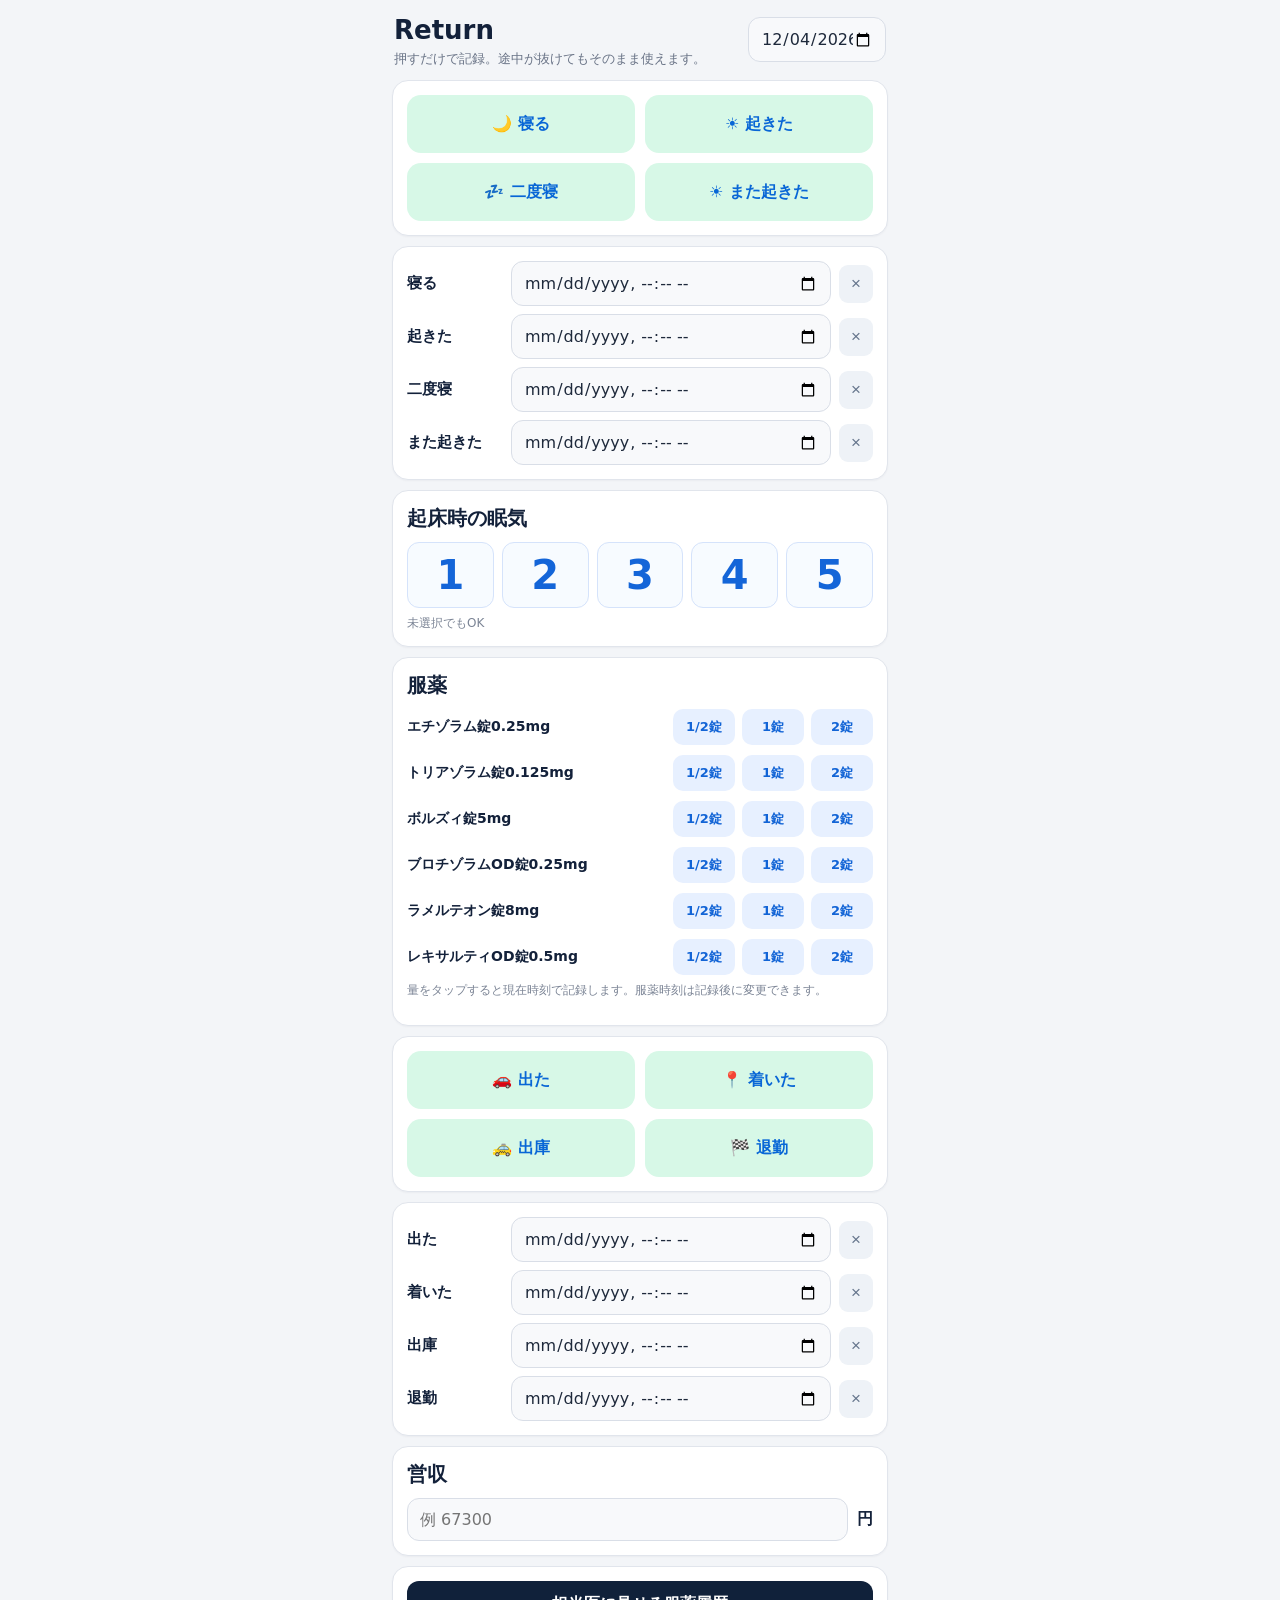
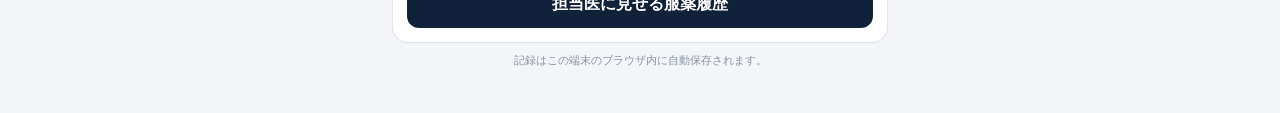
<file: index.html>
<!doctype html>
<html lang="ja">
<head>
<meta charset="utf-8">
<meta name="viewport" content="width=device-width,initial-scale=1,viewport-fit=cover">
<meta name="theme-color" content="#10213a">
<title>Return</title>
<link rel="manifest" href="manifest.webmanifest">
<style>
:root{font-family:system-ui,-apple-system,BlinkMacSystemFont,"Segoe UI",sans-serif;color:#13213a;background:#f3f5f8}*{box-sizing:border-box}body{margin:0;background:#f3f5f8}.app{max-width:520px;margin:auto;padding:14px 12px 34px}.head{display:flex;justify-content:space-between;gap:12px;align-items:flex-start;margin:3px 2px 12px}.head h1{font-size:26px;line-height:1;margin:0 0 7px}.sub{margin:0;color:#697386;font-size:13px}.datebox{width:138px;flex:0 0 auto}.field,.datebox input,.time-input,.med-time{width:100%;border:1px solid #d9dee7;background:#f8f9fb;border-radius:12px;padding:11px 12px;font:inherit;color:#1e293b}.card{background:#fff;border:1px solid #e1e5ec;border-radius:16px;padding:14px;margin:10px 0;box-shadow:0 1px 2px #0f172a0a}.actions{display:grid;grid-template-columns:1fr 1fr;gap:10px}.action{border:0;border-radius:14px;min-height:58px;padding:12px;font:inherit;font-weight:800;background:#d7f8e7;color:#0866d6}.action.done{background:#c7f2dc;color:#065f46}.section-title{font-size:20px;font-weight:800;margin:0 0 10px}.rows{display:grid;gap:8px}.row{display:grid;grid-template-columns:96px 1fr 34px;gap:8px;align-items:center}.label{font-weight:800;font-size:15px}.clear{border:0;background:#eef2f7;border-radius:9px;min-height:38px;font-size:17px;color:#64748b}.sleep-total{margin-top:10px;background:#f5f7fa;border-radius:12px;padding:11px 12px;font-weight:800}.sleepiness{display:grid;grid-template-columns:repeat(5,1fr);gap:8px}.sleepiness button{border:1px solid #d5e3fb;background:#f7fbff;border-radius:12px;min-height:66px;padding:6px 0;font-family:inherit;font-size:40px;line-height:1;font-weight:900;color:#1465d8}.sleepiness .selected{background:#cfe1ff;border-color:#8fb8ff}.hint{color:#7b8495;font-size:12px;margin-top:7px}.med-list{display:grid;gap:10px}.med-row{display:grid;grid-template-columns:1fr 62px 62px 62px;gap:7px;align-items:center}.med-name{font-weight:750;font-size:14px;line-height:1.25}.dose{border:0;background:#e7f0ff;color:#1264d6;border-radius:10px;padding:9px 4px;font:inherit;font-weight:800;font-size:13px}.med-log{display:grid;gap:8px;margin-top:12px}.med-item{background:#f7f8fa;border-radius:12px;padding:9px}.med-top{display:grid;grid-template-columns:1fr auto;gap:8px;align-items:center}.med-title{font-weight:750;font-size:13px}.delete{border:0;background:#eef2f7;border-radius:9px;padding:7px 9px;color:#64748b}.work-actions{display:grid;grid-template-columns:1fr 1fr;gap:10px}.revenue{display:grid;grid-template-columns:1fr auto;gap:9px;align-items:center}.history{display:block;text-decoration:none;text-align:center;background:#10213a;color:#fff;border-radius:12px;padding:13px;font-weight:800}.footer{font-size:11px;color:#8a93a2;text-align:center;margin-top:10px}@media(max-width:390px){.med-row{grid-template-columns:1fr 1fr 1fr 1fr}.med-name{grid-column:1/-1}.row{grid-template-columns:82px 1fr 32px}.head{align-items:stretch}.datebox{width:125px}}
</style>
</head>
<body><main class="app">
<header class="head"><div><h1>Return</h1><p class="sub">押すだけで記録。途中が抜けてもそのまま使えます。</p></div><div class="datebox"><input id="workDate" type="date"></div></header>
<section class="card"><div class="actions" id="sleepActions"></div></section>
<section class="card"><div class="rows" id="sleepRows"></div><div id="sleepTotal" class="sleep-total" hidden></div></section>
<section class="card"><h2 class="section-title">起床時の眠気</h2><div class="sleepiness" id="sleepiness"></div><div class="hint">未選択でもOK</div></section>
<section class="card"><h2 class="section-title">服薬</h2><div class="med-list" id="presetMeds"></div><div class="hint">量をタップすると現在時刻で記録します。服薬時刻は記録後に変更できます。</div><div class="med-log" id="medLog"></div></section>
<section class="card"><div class="work-actions" id="workActions"></div></section>
<section class="card"><div class="rows" id="workRows"></div></section>
<section class="card"><h2 class="section-title">営収</h2><div class="revenue"><input id="revenue" type="number" inputmode="numeric" min="0" placeholder="例 67300" class="field"><strong>円</strong></div></section>
<section class="card"><a class="history" href="history.html">担当医に見せる服薬履歴</a></section>
<p class="footer">記録はこの端末のブラウザ内に自動保存されます。</p>
</main>
<script>
const SLEEP_EVENTS=[['sleep','🌙 寝る','寝る'],['wake','☀️ 起きた','起きた'],['nap','💤 二度寝','二度寝'],['rewake','☀️ また起きた','また起きた']];
const WORK_EVENTS=[['left','🚗 出た','出た'],['arrived','📍 着いた','着いた'],['dispatch','🚕 出庫','出庫'],['off','🏁 退勤','退勤']];
const PRESETS=[
 {name:'エチゾラム錠0.25mg',amounts:['1/2錠','1錠','2錠']},
 {name:'トリアゾラム錠0.125mg',amounts:['1/2錠','1錠','2錠']},
 {name:'ボルズィ錠5mg',amounts:['1/2錠','1錠','2錠']},
 {name:'ブロチゾラムOD錠0.25mg',amounts:['1/2錠','1錠','2錠']},
 {name:'ラメルテオン錠8mg',amounts:['1/2錠','1錠','2錠']},
 {name:'レキサルティOD錠0.5mg',amounts:['1/2錠','1錠','2錠']}
];
const KEY='return-app-v1';
let db=JSON.parse(localStorage.getItem(KEY)||'{}');
const workDate=document.getElementById('workDate');
const pad=n=>String(n).padStart(2,'0');
const localDate=(d=new Date())=>`${d.getFullYear()}-${pad(d.getMonth()+1)}-${pad(d.getDate())}`;
const toInput=iso=>{if(!iso)return'';const d=new Date(iso);return `${d.getFullYear()}-${pad(d.getMonth()+1)}-${pad(d.getDate())}T${pad(d.getHours())}:${pad(d.getMinutes())}`};
const fromInput=v=>v?new Date(v).toISOString():null;
function rec(){const k=workDate.value;db[k]||={events:{},sleepiness:null,meds:[],revenue:''};return db[k]}
function save(){localStorage.setItem(KEY,JSON.stringify(db))}
function fmt(ms){if(ms<0)return'';const m=Math.round(ms/60000),h=Math.floor(m/60),r=m%60;return h?`${h}時間${r}分`:`${r}分`}
function sleepMs(r){let total=0,has=false;if(r.events.sleep&&r.events.wake){total+=new Date(r.events.wake)-new Date(r.events.sleep);has=true}if(r.events.nap&&r.events.rewake){total+=new Date(r.events.rewake)-new Date(r.events.nap);has=true}return has?total:null}
function addMed(drug,amount){rec().meds.push({time:new Date().toISOString(),drug,amount});save();render()}
function renderActions(target,events,r){const wrap=document.getElementById(target);wrap.innerHTML='';events.forEach(([k,label])=>{const b=document.createElement('button');b.className='action'+(r.events[k]?' done':'');b.textContent=label+(r.events[k]?' ✓':'');b.onclick=()=>{r.events[k]=new Date().toISOString();save();render()};wrap.appendChild(b)})}
function renderRows(target,events,r){const wrap=document.getElementById(target);wrap.innerHTML='';events.forEach(([k,,label])=>{const row=document.createElement('div');row.className='row';const name=document.createElement('div');name.className='label';name.textContent=label;const input=document.createElement('input');input.type='datetime-local';input.className='time-input';input.value=toInput(r.events[k]);input.onchange=()=>{if(input.value)r.events[k]=fromInput(input.value);else delete r.events[k];save();render()};const clear=document.createElement('button');clear.className='clear';clear.textContent='×';clear.onclick=()=>{delete r.events[k];save();render()};row.append(name,input,clear);wrap.appendChild(row)})}
function render(){const r=rec();
 renderActions('sleepActions',SLEEP_EVENTS,r);renderRows('sleepRows',SLEEP_EVENTS,r);
 const sm=sleepMs(r),sleepTotal=document.getElementById('sleepTotal');sleepTotal.hidden=sm===null;sleepTotal.textContent=sm===null?'':`睡眠時間＝${fmt(sm)}`;
 const s=document.getElementById('sleepiness');s.innerHTML='';for(let j=1;j<=5;j++){const b=document.createElement('button');b.textContent=String(j);if(r.sleepiness===j)b.classList.add('selected');b.onclick=()=>{r.sleepiness=r.sleepiness===j?null:j;save();render()};s.appendChild(b)}
 const p=document.getElementById('presetMeds');p.innerHTML='';PRESETS.forEach(med=>{const row=document.createElement('div');row.className='med-row';const name=document.createElement('div');name.className='med-name';name.textContent=med.name;row.appendChild(name);med.amounts.forEach(amount=>{const b=document.createElement('button');b.className='dose';b.textContent=amount;b.onclick=()=>addMed(med.name,amount);row.appendChild(b)});p.appendChild(row)});
 const log=document.getElementById('medLog');log.innerHTML='';r.meds.forEach((m,idx)=>{const item=document.createElement('div');item.className='med-item';const top=document.createElement('div');top.className='med-top';const title=document.createElement('div');title.className='med-title';title.textContent=`${m.drug} ${m.amount}`;const del=document.createElement('button');del.className='delete';del.textContent='削除';del.onclick=()=>{r.meds.splice(idx,1);save();render()};top.append(title,del);const time=document.createElement('input');time.type='datetime-local';time.className='med-time';time.value=toInput(m.time);time.onchange=()=>{if(time.value){m.time=fromInput(time.value);save()}};item.append(top,time);log.appendChild(item)});
 renderActions('workActions',WORK_EVENTS,r);renderRows('workRows',WORK_EVENTS,r);
 document.getElementById('revenue').value=r.revenue??'';
}
workDate.value=localDate();workDate.onchange=render;document.getElementById('revenue').oninput=e=>{rec().revenue=e.target.value;save()};render();if('serviceWorker'in navigator)window.addEventListener('load',()=>navigator.serviceWorker.register('./service-worker.js').catch(()=>{}));
</script></body></html>
</file>
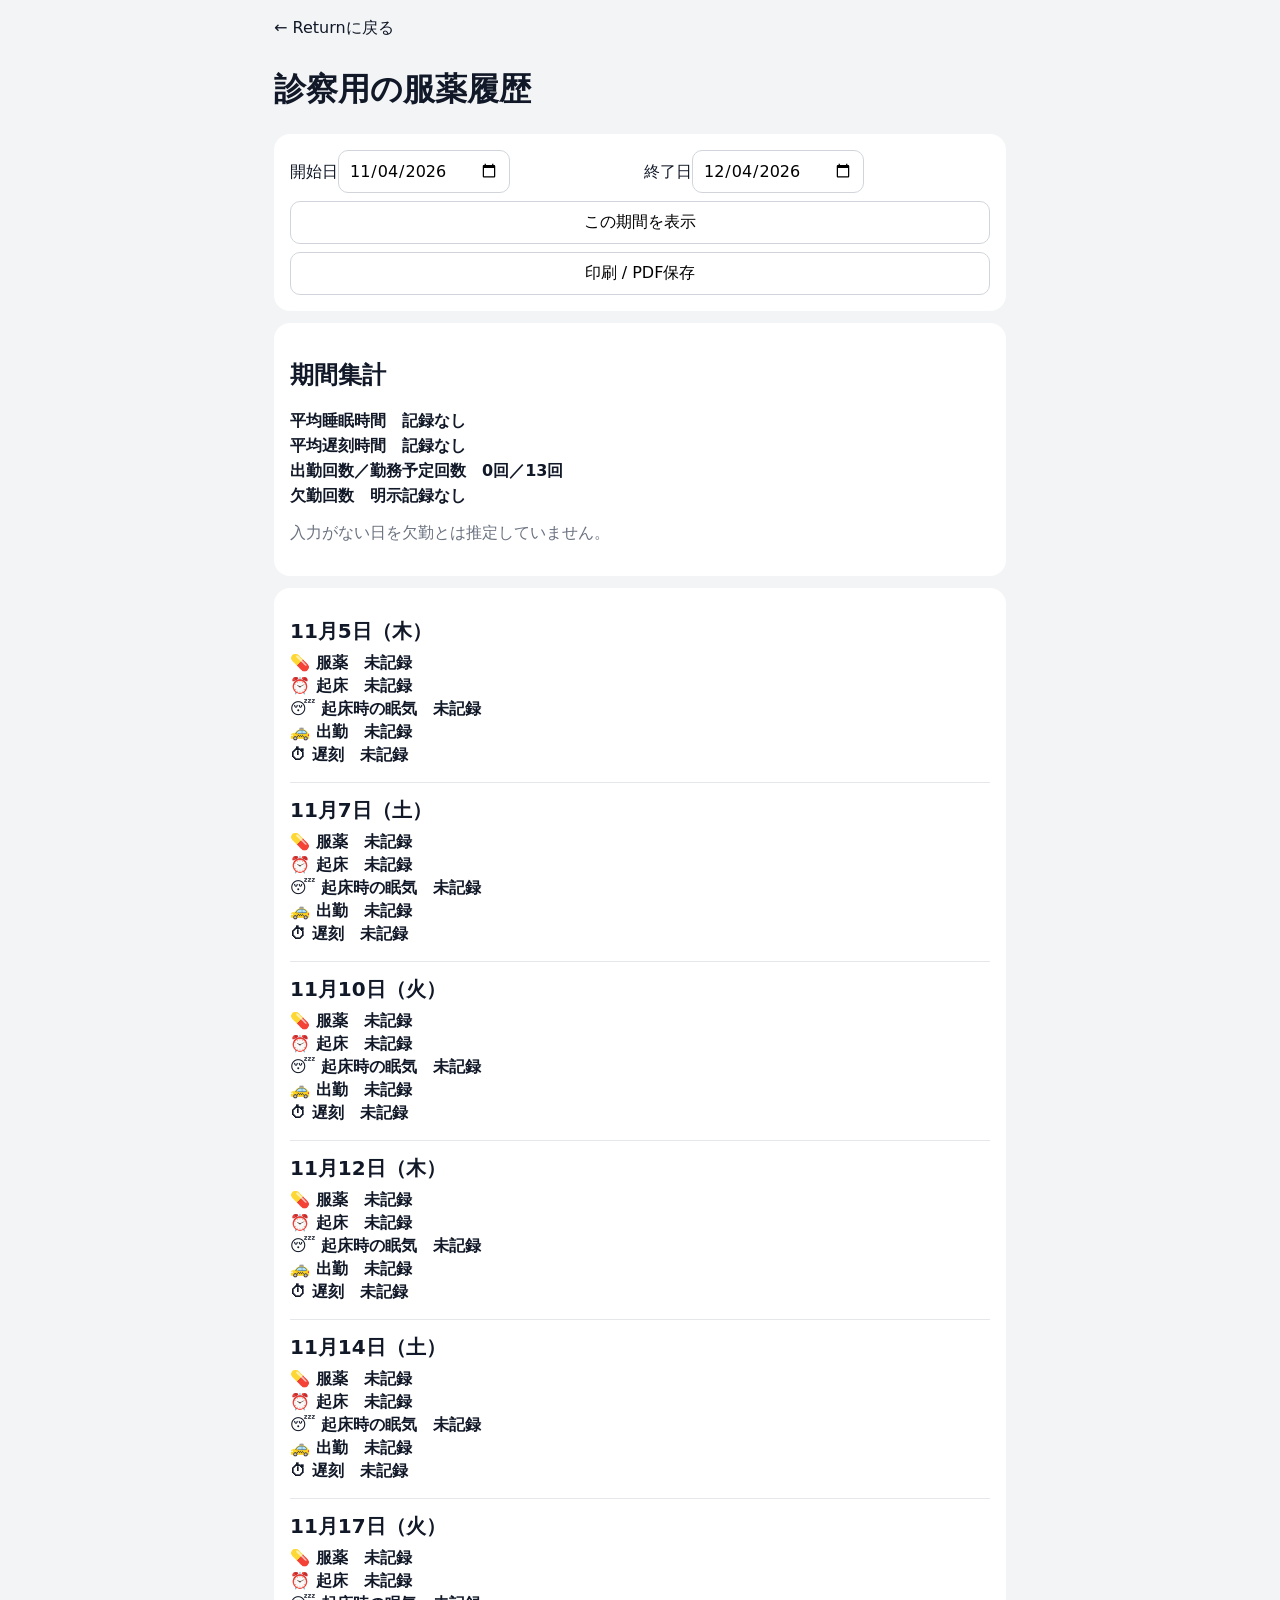
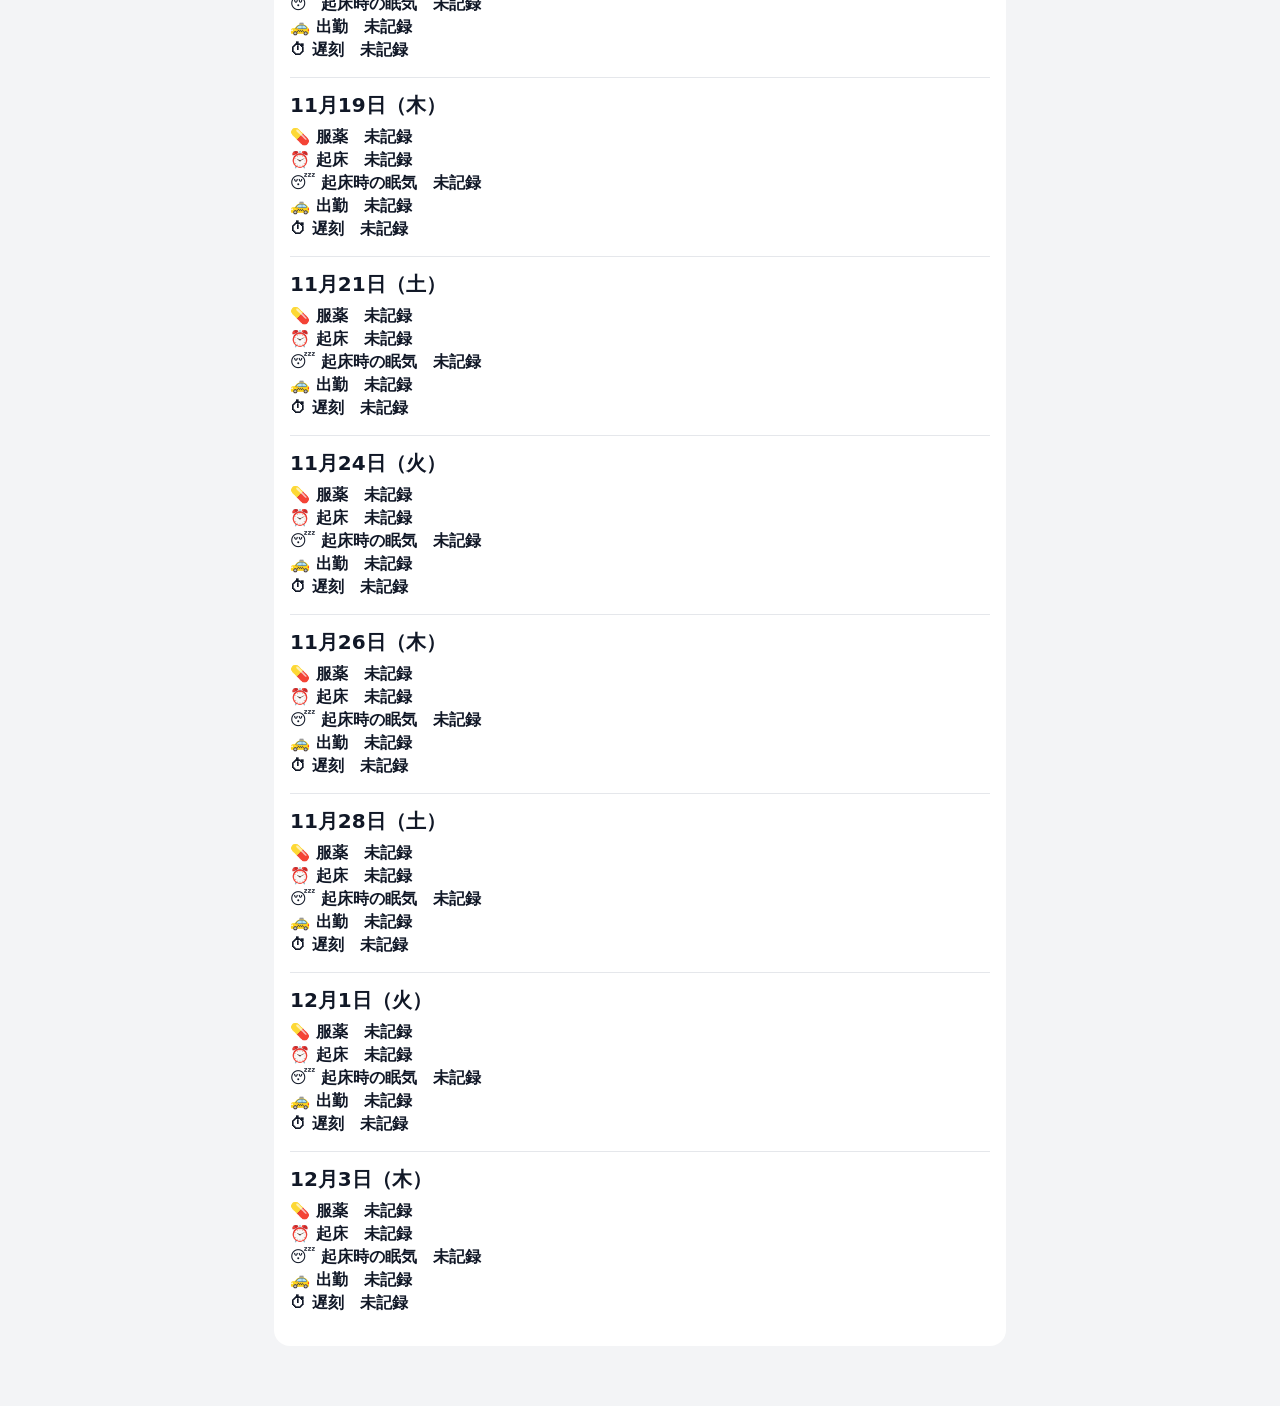
<file: history.html>
<!doctype html>
<html lang="ja"><head><meta charset="utf-8"><meta name="viewport" content="width=device-width,initial-scale=1"><title>服薬履歴 - Return</title><style>
:root{font-family:system-ui,-apple-system,BlinkMacSystemFont,"Segoe UI",sans-serif;color:#111827;background:#f3f4f6}*{box-sizing:border-box}body{margin:0}.app{max-width:760px;margin:auto;padding:18px 14px 48px}.card{background:#fff;border-radius:16px;padding:16px;margin:12px 0}.controls{display:grid;grid-template-columns:1fr 1fr;gap:8px}.controls input,button{font:inherit;padding:10px;border:1px solid #d1d5db;border-radius:10px;background:#fff}.full{grid-column:1/-1}.back{display:inline-block;margin-bottom:8px;text-decoration:none;color:#111827}.muted{color:#6b7280}.day{border-top:1px solid #e5e7eb;padding:14px 0}.day:first-child{border-top:0}.day h2{font-size:20px;margin:0 0 8px}.day h3{font-size:16px;margin:2px 0;font-weight:600}.med-line{padding-left:0}.summary h3{margin:4px 0;font-size:16px}@media print{.controls,.back{display:none}.app{max-width:none;padding:0}.card{box-shadow:none;border-radius:0}}
</style></head><body><main class="app"><a class="back" href="index.html">← Returnに戻る</a><h1>診察用の服薬履歴</h1><section class="card controls"><label>開始日<input id="from" type="date"></label><label>終了日<input id="to" type="date"></label><button id="show" class="full">この期間を表示</button><button onclick="window.print()" class="full">印刷 / PDF保存</button></section><section class="card summary" id="summary"></section><section class="card" id="days"></section></main><script>
const KEY='return-app-v1';const db=JSON.parse(localStorage.getItem(KEY)||'{}');const pad=n=>String(n).padStart(2,'0');const jpDate=s=>{const d=new Date(s+'T00:00:00');return`${d.getMonth()+1}月${d.getDate()}日（${'日月火水木金土'[d.getDay()]}）`};
const fmtTime=iso=>iso?new Date(iso).toLocaleTimeString('ja-JP',{hour:'2-digit',minute:'2-digit'}):'未記録';const fmtDur=ms=>{const m=Math.round(ms/60000),h=Math.floor(m/60),r=m%60;return h?`${h}時間${r}分`:`${r}分`};
function sleepMs(r){let total=0,has=false;if(r?.events?.sleep&&r.events.wake){total+=new Date(r.events.wake)-new Date(r.events.sleep);has=true}if(r?.events?.nap&&r.events.rewake){total+=new Date(r.events.rewake)-new Date(r.events.nap);has=true}return has&&total>=0?total:null}
function lateness(r){if(!r?.events?.arrived)return null;const a=new Date(r.events.arrived),base=new Date(a);base.setHours(14,50,0,0);return Math.max(0,a-base)}
function dateRange(a,b){const out=[];for(let d=new Date(a+'T00:00:00'),e=new Date(b+'T00:00:00');d<=e;d.setDate(d.getDate()+1))out.push(`${d.getFullYear()}-${pad(d.getMonth()+1)}-${pad(d.getDate())}`);return out}
function scheduled(s){const d=new Date(s+'T00:00:00').getDay();return d===2||d===4||d===6}
function esc(x){return String(x??'').replace(/[&<>"']/g,c=>({'&':'&amp;','<':'&lt;','>':'&gt;','"':'&quot;',"'":'&#39;'}[c]))}
function medLines(meds){if(!meds.length)return '<h3 class="med-line">💊 服薬　未記録</h3>';const groups=[];const byDrug=new Map();meds.forEach(m=>{const drug=m.drug||'薬名未記録';if(!byDrug.has(drug)){byDrug.set(drug,[]);groups.push(drug)}byDrug.get(drug).push(m)});return groups.map(drug=>{const entries=byDrug.get(drug).map(m=>`${fmtTime(m.time)} ${esc(m.amount||'量未記録')}`).join(' / ');return `<h3 class="med-line">💊 ${esc(drug)}　${entries}</h3>`}).join('')}
function show(){const from=document.getElementById('from').value,to=document.getElementById('to').value;if(!from||!to||from>to)return;const range=dateRange(from,to);let sleep=[],late=[],att=0,scheduledCount=0;range.forEach(k=>{const r=db[k];if(scheduled(k))scheduledCount++;const sm=sleepMs(r);if(sm!==null)sleep.push(sm);const l=lateness(r);if(l!==null){late.push(l);att++}});const avg=a=>a.length?a.reduce((x,y)=>x+y,0)/a.length:null;document.getElementById('summary').innerHTML=`<h2>期間集計</h2><h3>平均睡眠時間　${avg(sleep)===null?'記録なし':fmtDur(avg(sleep))}</h3><h3>平均遅刻時間　${avg(late)===null?'記録なし':fmtDur(avg(late))}</h3><h3>出勤回数／勤務予定回数　${att}回／${scheduledCount}回</h3><h3>欠勤回数　明示記録なし</h3><p class="muted">入力がない日を欠勤とは推定していません。</p>`;
let html='';range.filter(k=>db[k]||scheduled(k)).forEach(k=>{const r=db[k]||{events:{},meds:[]};const meds=r.meds||[];const wake=r.events?.rewake||r.events?.wake;const sleepy=r.sleepiness?['','①','②','③','④','⑤'][r.sleepiness]:'未記録';const arrived=r.events?.arrived;const l=lateness(r);html+=`<article class="day"><h2>${jpDate(k)}</h2>${medLines(meds)}<h3>⏰ 起床　${fmtTime(wake)}</h3><h3>😴 起床時の眠気　${sleepy}</h3><h3>🚕 出勤　${fmtTime(arrived)}</h3><h3>⏱ 遅刻　${l===null?'未記録':fmtDur(l)}</h3></article>`});document.getElementById('days').innerHTML=html||'<p class="muted">この期間の記録はありません。</p>'}
const keys=Object.keys(db).sort();const today=new Date(),monthAgo=new Date(today);monthAgo.setDate(today.getDate()-30);document.getElementById('from').value=keys[0]||`${monthAgo.getFullYear()}-${pad(monthAgo.getMonth()+1)}-${pad(monthAgo.getDate())}`;document.getElementById('to').value=keys[keys.length-1]||`${today.getFullYear()}-${pad(today.getMonth()+1)}-${pad(today.getDate())}`;document.getElementById('show').onclick=show;show();
</script></body></html>
</file>
